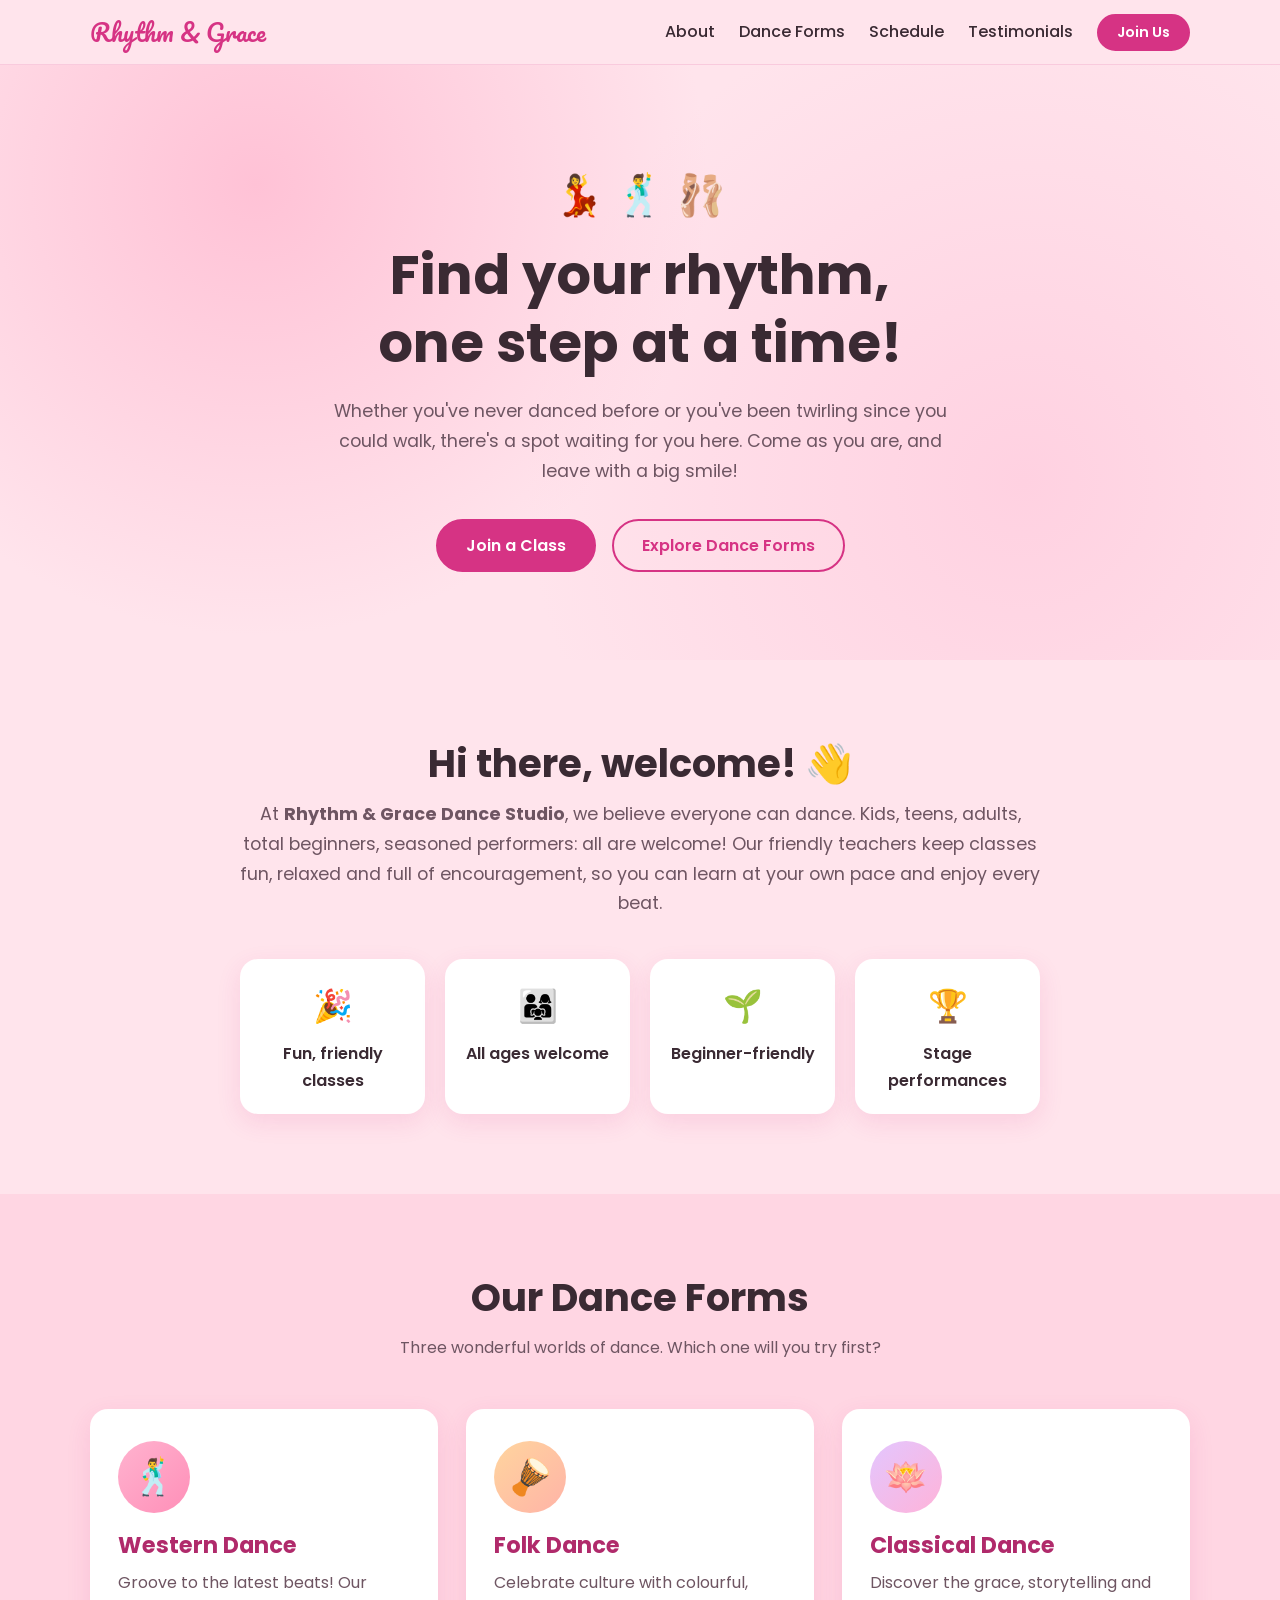
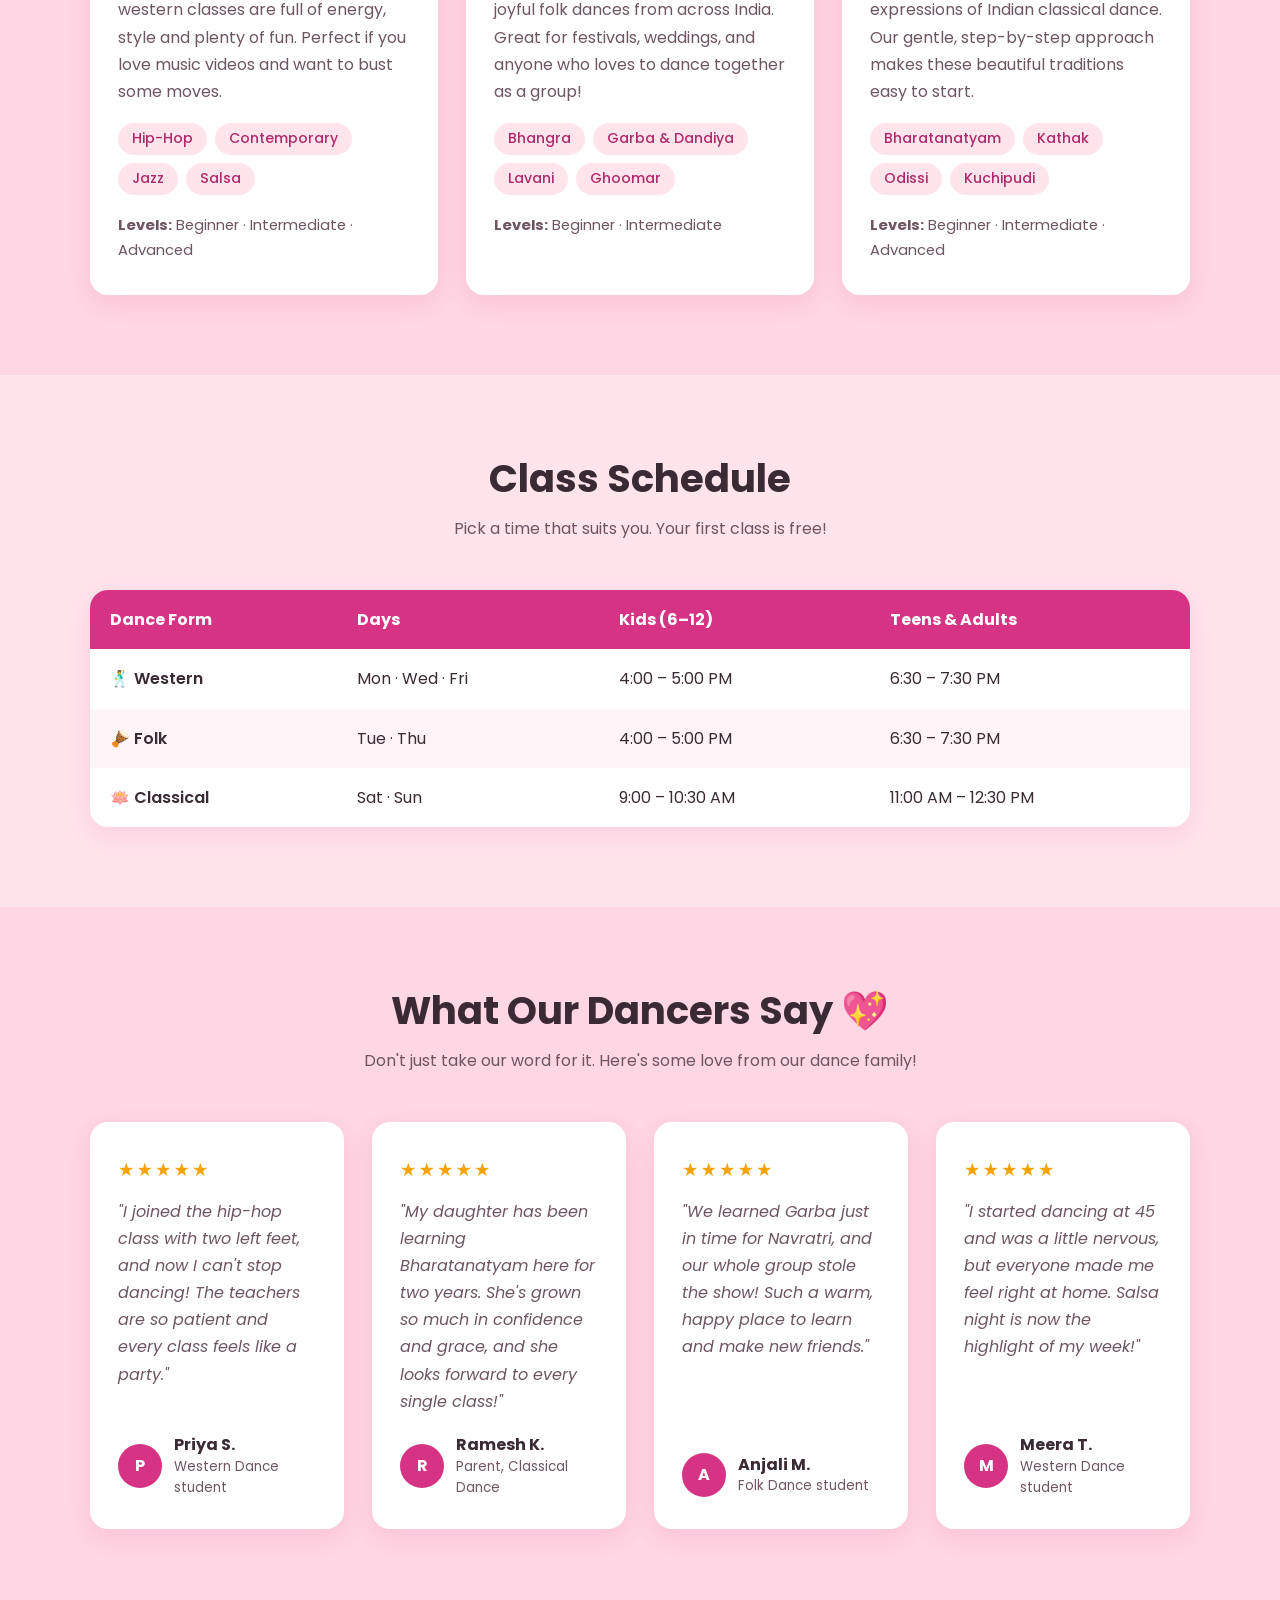
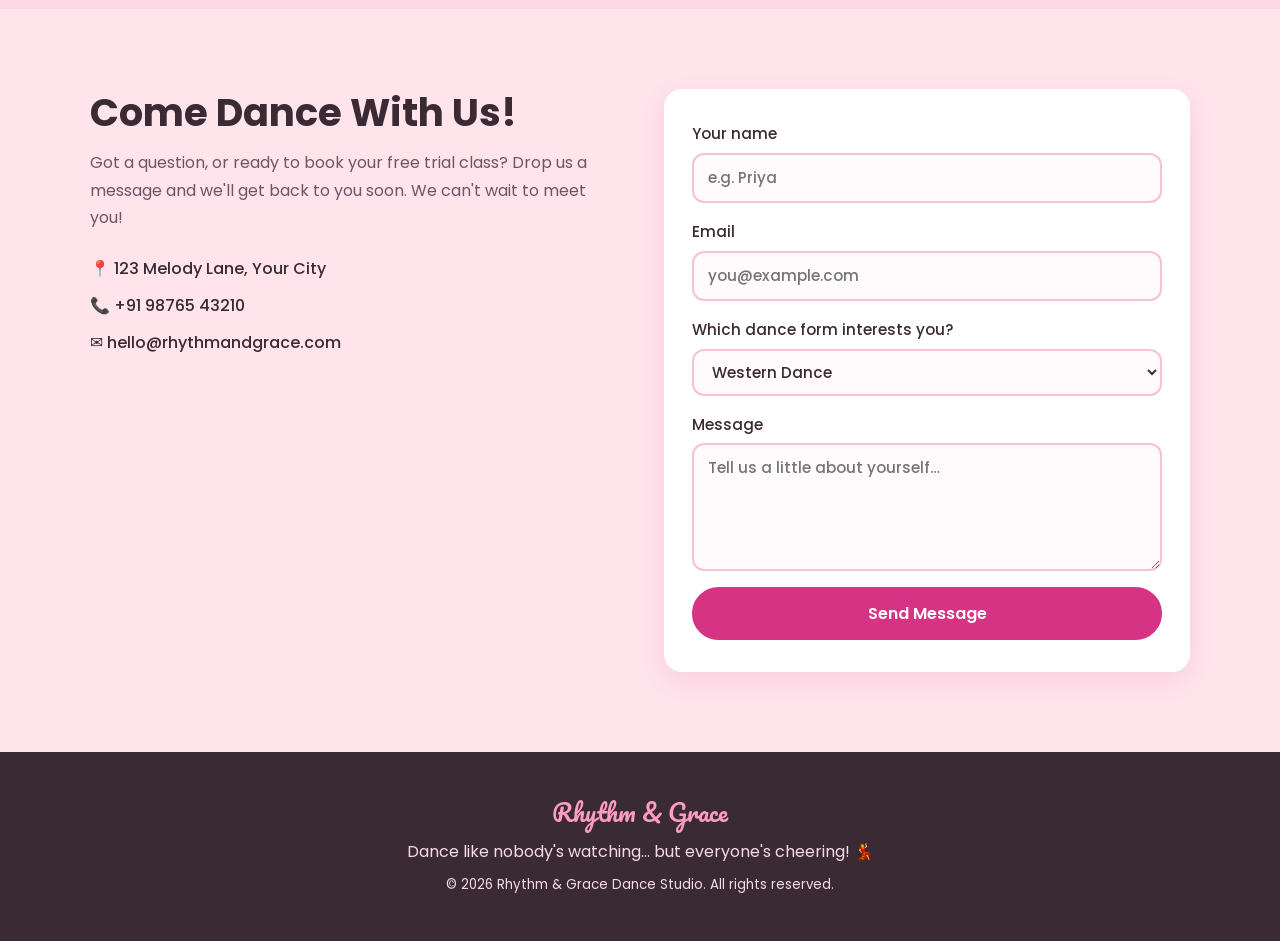
<file: DanceWebsite/index.html>
<!DOCTYPE html>
<html lang="en">
<head>
  <meta charset="UTF-8" />
  <meta name="viewport" content="width=device-width, initial-scale=1.0" />
  <title>Rhythm & Grace Dance Studio</title>
  <meta name="description" content="Western, Folk and Classical dance classes for all ages and levels. Come dance with us!" />
  <link rel="preconnect" href="https://fonts.googleapis.com" />
  <link rel="preconnect" href="https://fonts.gstatic.com" crossorigin />
  <link href="https://fonts.googleapis.com/css2?family=Pacifico&family=Poppins:wght@400;500;600;700&display=swap" rel="stylesheet" />
  <link rel="stylesheet" href="styles.css" />
</head>
<body>

  <!-- Header / Navigation -->
  <header class="site-header">
    <nav class="nav container">
      <a href="#home" class="logo">Rhythm &amp; Grace</a>
      <button class="nav-toggle" aria-label="Open menu" aria-expanded="false">
        <span></span><span></span><span></span>
      </button>
      <ul class="nav-links">
        <li><a href="#about">About</a></li>
        <li><a href="#dance-forms">Dance Forms</a></li>
        <li><a href="#schedule">Schedule</a></li>
        <li><a href="#testimonials">Testimonials</a></li>
        <li><a href="#contact" class="btn btn-small">Join Us</a></li>
      </ul>
    </nav>
  </header>

  <main>
    <!-- Hero -->
    <section id="home" class="hero">
      <div class="container hero-content">
        <p class="hero-emoji" aria-hidden="true">💃 🕺 🩰</p>
        <h1>Find your rhythm,<br />one step at a time!</h1>
        <p class="hero-text">
          Whether you've never danced before or you've been twirling since you could walk,
          there's a spot waiting for you here. Come as you are, and leave with a big smile!
        </p>
        <div class="hero-buttons">
          <a href="#contact" class="btn">Join a Class</a>
          <a href="#dance-forms" class="btn btn-outline">Explore Dance Forms</a>
        </div>
      </div>
    </section>

    <!-- About -->
    <section id="about" class="section">
      <div class="container about">
        <h2 class="section-title">Hi there, welcome! 👋</h2>
        <p>
          At <strong>Rhythm &amp; Grace Dance Studio</strong>, we believe everyone can dance.
          Kids, teens, adults, total beginners, seasoned performers: all are welcome!
          Our friendly teachers keep classes fun, relaxed and full of encouragement, so you can
          learn at your own pace and enjoy every beat.
        </p>
        <div class="about-highlights">
          <div class="highlight"><span>🎉</span><p>Fun, friendly classes</p></div>
          <div class="highlight"><span>👨‍👩‍👧</span><p>All ages welcome</p></div>
          <div class="highlight"><span>🌱</span><p>Beginner-friendly</p></div>
          <div class="highlight"><span>🏆</span><p>Stage performances</p></div>
        </div>
      </div>
    </section>

    <!-- Dance Forms -->
    <section id="dance-forms" class="section section-alt">
      <div class="container">
        <h2 class="section-title">Our Dance Forms</h2>
        <p class="section-subtitle">Three wonderful worlds of dance. Which one will you try first?</p>

        <div class="cards">
          <article class="card dance-card">
            <div class="card-icon western" aria-hidden="true">🕺</div>
            <h3>Western Dance</h3>
            <p>
              Groove to the latest beats! Our western classes are full of energy, style and
              plenty of fun. Perfect if you love music videos and want to bust some moves.
            </p>
            <ul class="tags">
              <li>Hip-Hop</li><li>Contemporary</li><li>Jazz</li><li>Salsa</li>
            </ul>
            <p class="levels"><strong>Levels:</strong> Beginner · Intermediate · Advanced</p>
          </article>

          <article class="card dance-card">
            <div class="card-icon folk" aria-hidden="true">🪘</div>
            <h3>Folk Dance</h3>
            <p>
              Celebrate culture with colourful, joyful folk dances from across India. Great for
              festivals, weddings, and anyone who loves to dance together as a group!
            </p>
            <ul class="tags">
              <li>Bhangra</li><li>Garba &amp; Dandiya</li><li>Lavani</li><li>Ghoomar</li>
            </ul>
            <p class="levels"><strong>Levels:</strong> Beginner · Intermediate</p>
          </article>

          <article class="card dance-card">
            <div class="card-icon classical" aria-hidden="true">🪷</div>
            <h3>Classical Dance</h3>
            <p>
              Discover the grace, storytelling and expressions of Indian classical dance. Our
              gentle, step-by-step approach makes these beautiful traditions easy to start.
            </p>
            <ul class="tags">
              <li>Bharatanatyam</li><li>Kathak</li><li>Odissi</li><li>Kuchipudi</li>
            </ul>
            <p class="levels"><strong>Levels:</strong> Beginner · Intermediate · Advanced</p>
          </article>
        </div>
      </div>
    </section>

    <!-- Schedule -->
    <section id="schedule" class="section">
      <div class="container">
        <h2 class="section-title">Class Schedule</h2>
        <p class="section-subtitle">Pick a time that suits you. Your first class is free!</p>

        <div class="table-wrap">
          <table class="schedule">
            <thead>
              <tr><th>Dance Form</th><th>Days</th><th>Kids (6–12)</th><th>Teens &amp; Adults</th></tr>
            </thead>
            <tbody>
              <tr><td>🕺 Western</td><td>Mon · Wed · Fri</td><td>4:00 – 5:00 PM</td><td>6:30 – 7:30 PM</td></tr>
              <tr><td>🪘 Folk</td><td>Tue · Thu</td><td>4:00 – 5:00 PM</td><td>6:30 – 7:30 PM</td></tr>
              <tr><td>🪷 Classical</td><td>Sat · Sun</td><td>9:00 – 10:30 AM</td><td>11:00 AM – 12:30 PM</td></tr>
            </tbody>
          </table>
        </div>
      </div>
    </section>

    <!-- Testimonials -->
    <section id="testimonials" class="section section-alt">
      <div class="container">
        <h2 class="section-title">What Our Dancers Say 💖</h2>
        <p class="section-subtitle">Don't just take our word for it. Here's some love from our dance family!</p>

        <div class="cards testimonials">
          <figure class="card testimonial">
            <div class="stars" aria-label="5 out of 5 stars">★★★★★</div>
            <blockquote>
              "I joined the hip-hop class with two left feet, and now I can't stop dancing! The
              teachers are so patient and every class feels like a party."
            </blockquote>
            <figcaption>
              <span class="avatar">P</span>
              <span><strong>Priya S.</strong><br /><small>Western Dance student</small></span>
            </figcaption>
          </figure>

          <figure class="card testimonial">
            <div class="stars" aria-label="5 out of 5 stars">★★★★★</div>
            <blockquote>
              "My daughter has been learning Bharatanatyam here for two years. She's grown so
              much in confidence and grace, and she looks forward to every single class!"
            </blockquote>
            <figcaption>
              <span class="avatar">R</span>
              <span><strong>Ramesh K.</strong><br /><small>Parent, Classical Dance</small></span>
            </figcaption>
          </figure>

          <figure class="card testimonial">
            <div class="stars" aria-label="5 out of 5 stars">★★★★★</div>
            <blockquote>
              "We learned Garba just in time for Navratri, and our whole group stole the show!
              Such a warm, happy place to learn and make new friends."
            </blockquote>
            <figcaption>
              <span class="avatar">A</span>
              <span><strong>Anjali M.</strong><br /><small>Folk Dance student</small></span>
            </figcaption>
          </figure>

          <figure class="card testimonial">
            <div class="stars" aria-label="5 out of 5 stars">★★★★★</div>
            <blockquote>
              "I started dancing at 45 and was a little nervous, but everyone made me feel right
              at home. Salsa night is now the highlight of my week!"
            </blockquote>
            <figcaption>
              <span class="avatar">M</span>
              <span><strong>Meera T.</strong><br /><small>Western Dance student</small></span>
            </figcaption>
          </figure>
        </div>
      </div>
    </section>

    <!-- Contact -->
    <section id="contact" class="section">
      <div class="container contact">
        <div class="contact-info">
          <h2 class="section-title left">Come Dance With Us!</h2>
          <p>
            Got a question, or ready to book your free trial class? Drop us a message and we'll
            get back to you soon. We can't wait to meet you!
          </p>
          <ul class="contact-list">
            <li>📍 123 Melody Lane, Your City</li>
            <li>📞 +91 98765 43210</li>
            <li>✉️ hello@rhythmandgrace.com</li>
          </ul>
        </div>

        <form class="card contact-form" id="contact-form">
          <label>Your name
            <input type="text" name="name" required placeholder="e.g. Priya" />
          </label>
          <label>Email
            <input type="email" name="email" required placeholder="you@example.com" />
          </label>
          <label>Which dance form interests you?
            <select name="dance">
              <option>Western Dance</option>
              <option>Folk Dance</option>
              <option>Classical Dance</option>
              <option>Not sure yet, help me choose!</option>
            </select>
          </label>
          <label>Message
            <textarea name="message" rows="4" placeholder="Tell us a little about yourself…"></textarea>
          </label>
          <button type="submit" class="btn">Send Message</button>
          <p class="form-success" id="form-success" hidden>
            🎉 Thank you! We've got your message and will be in touch soon. Keep dancing!
          </p>
        </form>
      </div>
    </section>
  </main>

  <footer class="site-footer">
    <div class="container">
      <p class="logo">Rhythm &amp; Grace</p>
      <p>Dance like nobody's watching… but everyone's cheering! 💃</p>
      <p><small>&copy; <span id="year"></span> Rhythm &amp; Grace Dance Studio. All rights reserved.</small></p>
    </div>
  </footer>

  <!-- Free workshop popup (opens after 10 seconds on the page) -->
  <dialog class="workshop-popup" id="workshop-popup" aria-labelledby="workshop-title">
    <button type="button" class="popup-close" id="workshop-close" aria-label="Close">&times;</button>
    <h2 id="workshop-title">FREE Dance Workshop! 💃</h2>
    <p>Come dance with us! Everyone is welcome, no experience needed.</p>
    <ul class="workshop-details">
      <li><strong>Where:</strong> Ang Mo Kio CC</li>
      <li><strong>When:</strong> Friday, 16 October 2026, 7:00 PM</li>
    </ul>
    <p>Interested? Leave your name and email and we'll save you a spot!</p>

    <form class="contact-form" id="workshop-form">
      <label>Your name
        <input type="text" name="name" required placeholder="e.g. Priya" />
      </label>
      <label>Email ID
        <input type="email" name="email" required placeholder="you@example.com" />
      </label>
      <div class="popup-buttons">
        <button type="submit" class="btn">Count me in!</button>
        <button type="button" class="btn btn-outline" id="workshop-later">Maybe later</button>
      </div>
    </form>
    <p class="form-success" id="workshop-success" hidden></p>
  </dialog>

  <script src="script.js"></script>
</body>
</html>
</file>
<file: DanceWebsite/styles.css>
:root {
  --bg: #ffe4ec;
  --bg-alt: #ffd6e3;
  --card: #ffffff;
  --accent: #d63384;
  --accent-dark: #b02a6b;
  --text: #3a2a33;
  --muted: #6e5562;
  --shadow: 0 8px 24px rgba(214, 51, 132, 0.12);
  --radius: 18px;
}

* { box-sizing: border-box; margin: 0; padding: 0; }

html { scroll-behavior: smooth; scroll-padding-top: 72px; }

body {
  font-family: "Poppins", system-ui, sans-serif;
  background: var(--bg);
  color: var(--text);
  line-height: 1.7;
}

.container { width: min(1100px, 100% - 32px); margin-inline: auto; }

h1, h2, h3 { line-height: 1.25; }

/* Buttons */
.btn {
  display: inline-block;
  background: var(--accent);
  color: #fff;
  border: 2px solid var(--accent);
  padding: 12px 28px;
  border-radius: 999px;
  font: 600 1rem "Poppins", sans-serif;
  text-decoration: none;
  cursor: pointer;
  transition: background 0.2s, transform 0.2s;
}
.btn:hover { background: var(--accent-dark); border-color: var(--accent-dark); transform: translateY(-2px); }
.btn-outline { background: transparent; color: var(--accent); }
.btn-outline:hover { color: #fff; }
.btn-small { padding: 6px 18px; font-size: 0.9rem; }

/* Header */
.site-header {
  position: sticky;
  top: 0;
  z-index: 10;
  background: rgba(255, 228, 236, 0.92);
  backdrop-filter: blur(8px);
  border-bottom: 1px solid rgba(214, 51, 132, 0.15);
}
.nav { display: flex; align-items: center; justify-content: space-between; height: 64px; }
.logo { font-family: "Pacifico", cursive; font-size: 1.5rem; color: var(--accent); text-decoration: none; }
.nav-links { display: flex; gap: 24px; list-style: none; align-items: center; }
.nav-links a:not(.btn) { color: var(--text); text-decoration: none; font-weight: 500; }
.nav-links a:not(.btn):hover { color: var(--accent); }
.nav-links .btn { color: #fff; }

.nav-toggle { display: none; background: none; border: none; cursor: pointer; padding: 8px; }
.nav-toggle span { display: block; width: 24px; height: 3px; margin: 4px 0; background: var(--accent); border-radius: 2px; }

/* Hero */
.hero {
  text-align: center;
  padding: 96px 0 88px;
  background: radial-gradient(circle at 20% 20%, #ffc2d6 0, transparent 40%),
              radial-gradient(circle at 80% 70%, #ffd1e1 0, transparent 45%);
}
.hero-emoji { font-size: 2.5rem; margin-bottom: 12px; }
.hero h1 { font-size: clamp(2rem, 5vw, 3.4rem); color: var(--text); }
.hero-text { max-width: 620px; margin: 20px auto 32px; font-size: 1.1rem; color: var(--muted); }
.hero-buttons { display: flex; gap: 16px; justify-content: center; flex-wrap: wrap; }

/* Sections */
.section { padding: 80px 0; }
.section-alt { background: var(--bg-alt); }
.section-title { text-align: center; font-size: clamp(1.7rem, 3.5vw, 2.4rem); margin-bottom: 12px; }
.section-title.left { text-align: left; }
.section-subtitle { text-align: center; color: var(--muted); margin-bottom: 48px; }

/* About */
.about { text-align: center; max-width: 800px; }
.about > p { font-size: 1.1rem; color: var(--muted); }
.about-highlights {
  display: grid;
  grid-template-columns: repeat(auto-fit, minmax(160px, 1fr));
  gap: 20px;
  margin-top: 40px;
}
.highlight { background: var(--card); border-radius: var(--radius); padding: 20px; box-shadow: var(--shadow); }
.highlight span { font-size: 2rem; }
.highlight p { font-weight: 600; margin-top: 6px; }

/* Cards */
.cards { display: grid; grid-template-columns: repeat(auto-fit, minmax(280px, 1fr)); gap: 28px; }
.card {
  background: var(--card);
  border-radius: var(--radius);
  padding: 32px 28px;
  box-shadow: var(--shadow);
  transition: transform 0.25s, box-shadow 0.25s;
}
.card:hover { transform: translateY(-6px); box-shadow: 0 14px 32px rgba(214, 51, 132, 0.2); }

.card-icon {
  width: 72px; height: 72px;
  display: grid; place-items: center;
  font-size: 2.2rem;
  border-radius: 50%;
  margin-bottom: 18px;
}
.card-icon.western { background: linear-gradient(135deg, #ffb3cf, #ff8fb8); }
.card-icon.folk { background: linear-gradient(135deg, #ffd59e, #ffb3a7); }
.card-icon.classical { background: linear-gradient(135deg, #e3c6ff, #ffb3d9); }
.dance-card h3 { font-size: 1.4rem; margin-bottom: 10px; color: var(--accent-dark); }
.dance-card > p { color: var(--muted); }

.tags { list-style: none; display: flex; flex-wrap: wrap; gap: 8px; margin: 18px 0; }
.tags li { background: var(--bg); color: var(--accent-dark); padding: 4px 14px; border-radius: 999px; font-size: 0.88rem; font-weight: 500; }
.levels { font-size: 0.92rem; color: var(--muted); }

/* Schedule */
.table-wrap { overflow-x: auto; border-radius: var(--radius); box-shadow: var(--shadow); }
.schedule { width: 100%; border-collapse: collapse; background: var(--card); min-width: 560px; }
.schedule th, .schedule td { padding: 16px 20px; text-align: left; }
.schedule thead { background: var(--accent); color: #fff; }
.schedule tbody tr:nth-child(even) { background: #fff5f8; }
.schedule tbody tr:hover { background: #ffe9f0; }
.schedule td:first-child { font-weight: 600; }

/* Testimonials */
.testimonials { grid-template-columns: repeat(auto-fit, minmax(240px, 1fr)); }
.testimonial { display: flex; flex-direction: column; }
.stars { color: #f4a300; font-size: 1.15rem; letter-spacing: 2px; margin-bottom: 12px; }
.testimonial blockquote { font-style: italic; color: var(--muted); flex: 1; }
.testimonial figcaption { display: flex; align-items: center; gap: 12px; margin-top: 20px; line-height: 1.3; }
.avatar {
  width: 44px; height: 44px; flex-shrink: 0;
  display: grid; place-items: center;
  border-radius: 50%;
  background: var(--accent);
  color: #fff;
  font-weight: 700;
}
.testimonial small { color: var(--muted); }

/* Contact */
.contact { display: grid; grid-template-columns: 1fr 1fr; gap: 48px; align-items: start; }
.contact-info p { color: var(--muted); margin: 12px 0 24px; }
.contact-list { list-style: none; display: grid; gap: 10px; font-weight: 500; }
.contact-form { display: grid; gap: 16px; }
.contact-form:hover { transform: none; }
.contact-form label { display: grid; gap: 6px; font-weight: 500; font-size: 0.95rem; }
.contact-form input, .contact-form select, .contact-form textarea {
  font: inherit;
  padding: 10px 14px;
  border: 2px solid #f5c2d4;
  border-radius: 12px;
  background: #fffafc;
  color: var(--text);
}
.contact-form input:focus, .contact-form select:focus, .contact-form textarea:focus {
  outline: none;
  border-color: var(--accent);
}
.form-success { background: #e8f8ee; color: #1e6b3a; padding: 12px 16px; border-radius: 12px; font-weight: 500; }

/* Workshop popup */
.workshop-popup {
  width: min(440px, 100% - 32px);
  margin: auto;
  border: none;
  border-radius: var(--radius);
  padding: 32px 28px 28px;
  background: var(--bg);
  color: var(--text);
  box-shadow: 0 20px 48px rgba(58, 42, 51, 0.25);
}
.workshop-popup::backdrop { background: rgba(58, 42, 51, 0.45); }
.workshop-popup h2 { color: var(--accent); text-align: center; font-size: 1.6rem; margin-bottom: 12px; }
.workshop-popup > p { color: var(--muted); margin-bottom: 12px; }
.workshop-details { list-style: none; background: var(--card); border-radius: 12px; padding: 12px 16px; margin-bottom: 12px; }
.workshop-popup .contact-form { margin-top: 8px; }
.popup-buttons { display: flex; gap: 12px; flex-wrap: wrap; margin-top: 4px; }
.popup-buttons .btn { flex: 1; padding-inline: 16px; }
.popup-close {
  position: absolute;
  top: 10px; right: 14px;
  background: none;
  border: none;
  font-size: 1.8rem;
  line-height: 1;
  color: var(--accent);
  cursor: pointer;
}

/* Footer */
.site-footer { background: var(--text); color: #f7dce6; text-align: center; padding: 40px 0; }
.site-footer .logo { color: #ff9cc2; margin-bottom: 6px; }
.site-footer p { margin-bottom: 4px; }

/* Responsive */
@media (max-width: 760px) {
  .nav-toggle { display: block; }
  .nav-links {
    display: none;
    position: absolute;
    top: 64px; left: 0; right: 0;
    flex-direction: column;
    gap: 16px;
    padding: 20px 0 24px;
    background: var(--bg);
    box-shadow: 0 8px 16px rgba(0, 0, 0, 0.08);
  }
  .nav-links.open { display: flex; }
  .contact { grid-template-columns: 1fr; }
  .section-title.left { text-align: center; }
  .contact-info { text-align: center; }
  .section { padding: 60px 0; }
  .hero { padding: 64px 0; }
}
</file>
